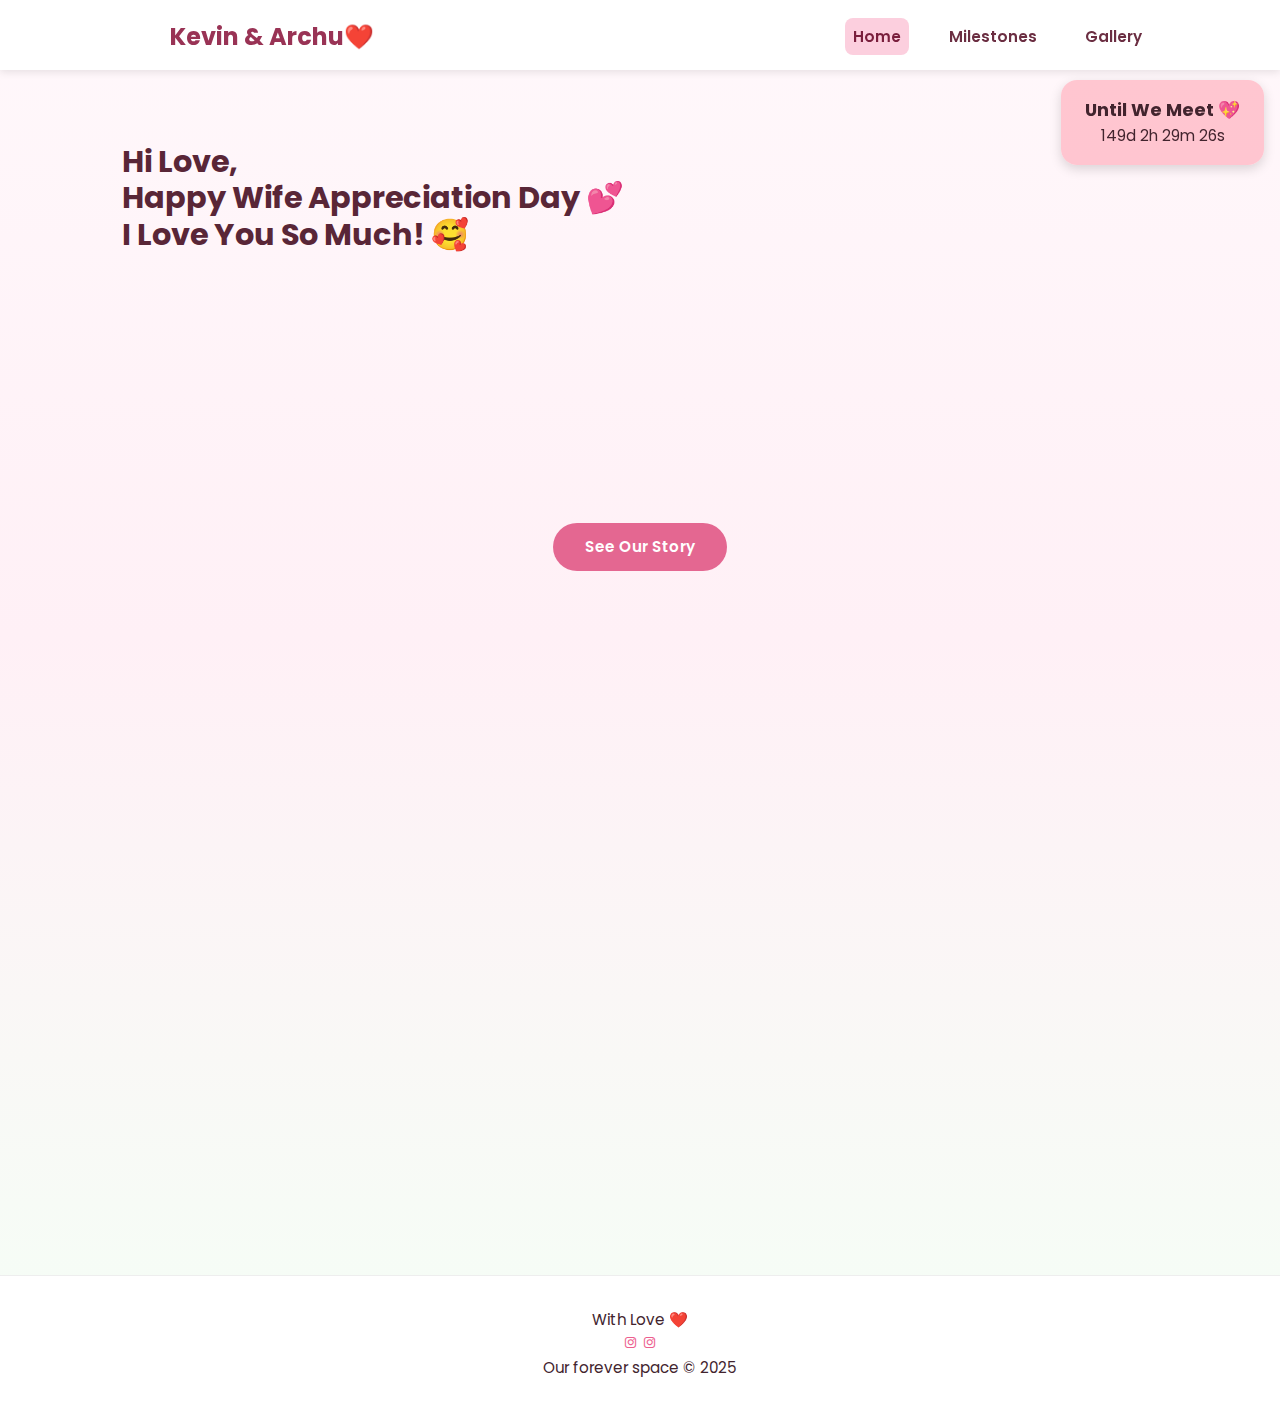
<file: index.html>
<!DOCTYPE html>
<html lang="en">
<head>
    <meta charset="UTF-8">
    <meta name="viewport" content="width=device-width, initial-scale=1.0">
    <title>Our Love Story</title>
    <link rel="stylesheet" href="assets/css/styles.css">
    <link href='https://cdn.jsdelivr.net/npm/boxicons@2.0.5/css/boxicons.min.css' rel='stylesheet'>
</head>
<body>
    <!--===== HEADER =====-->
    <header class="l-header">
        <nav class="nav bd-grid">
            <div>
                <a href="index.html" class="nav__logo">Kevin & Archu❤️</a>
            </div>

            <!-- NAV MENU -->
            <div class="nav__menu" id="nav-menu">
                <ul class="nav__list">
                    <li class="nav__item"><a href="index.html" class="nav__link active-link">Home</a></li>
                    <li class="nav__item"><a href="milestones.html" class="nav__link">Milestones</a></li>
                    <li class="nav__item"><a href="gallery.html" class="nav__link">Gallery</a></li>
                </ul>
            </div>

            <!-- HAMBURGER MENU ICON -->
            <div class="nav__toggle" id="nav-toggle">
                <i class='bx bx-menu'></i>
            </div>
        </nav>
    </header>

    <main class="l-main">
        <!--===== HOME =====-->
        <section class="home bd-grid" id="home">
            <div class="home__data">
                <h1 class="home__title">
                    Hi Love,<br> 
                    Happy <span class="home__title-color">Wife Appreciation Day 💕</span><br> 
                    I Love You So Much! 🥰
                </h1>
                </br>
                <div class="home__img-container">
                    <img src="assets/img/home-pic.png" alt="Us" class="home__img">
                    <br>
                </div>
                <!-- ✅ BUTTON OUTSIDE IMAGE CONTAINER -->
                <a href="milestones.html" class="button story-button">See Our Story</a>

                <!-- Countdown Timer -->
                <div id="countdown-container">
                    <h3>Until We Meet 💖</h3>
                    <div id="countdown">Loading...</div>
                </div>
                <div class="love-card">
                    <p class="love-opening">To My Everything,</p>

                    <p class="love-text">
                        You are not just the love of my life — you <b>are</b> my life. You are the smile that lights up my darkest days, and the dream I never want to wake from. Even before we’re married, my soul already knows you as my wife, my partner, my forever.
                    </p>

                    <p class="love-text">
                        Every laugh and tear we’ve shared, every every little moment with you is a treasure I hold so close. No words will ever be enough to explain how deeply I adore you, how grateful I am for you, and how certain I am that I was made to love you.
                    </p>

                    <p class="love-text">
                        On this Wife Appreciation Day, I just want to say: you are my heart, my home, and my everything. I will love you, choose you, and cherish you today, tomorrow, and for all the days we’re blessed to share.
                    </p>

                    <p class="love-sign">
                        Forever yours,<br>
                        <span class="love-name">Kevin</span>
                    </p>

                    <div class="heart-wrap" aria-hidden="true">
                        <span class="heart">❤</span>
                    </div>
                </div>
            </div>
        </section>     
    </main>

    <!--===== FOOTER =====-->
    <footer class="footer">
        <p class="footer__title">With Love ❤️</p>
        <div class="footer__social">
            <a href="https://www.instagram.com/_kevin_mathew_?igsh=MXJlcWR0Ym10NTFtZA==" class="footer__icon"><i class='bx bxl-instagram'></i></a>
            <a href="https://www.instagram.com/archanajose?igsh=dHBkY3Jrdnp2dGU5" class="footer__icon"><i class='bx bxl-instagram'></i></a>
        </div>
        <p class="footer__copy">Our forever space © 2025</p>
    </footer>

    <!--===== HAMBURGER MENU JS =====-->
    <script>
        const toggle = document.getElementById('nav-toggle');
        const menu = document.getElementById('nav-menu');

        toggle.addEventListener('click', () => {
            menu.classList.toggle('show');
        });
    </script>

    <script>
        // Set the target date: December 23 of the current year
        const targetDate = new Date(new Date().getFullYear(), 11, 23, 0, 0, 0); // Month is 0-indexed (11 = December)
        const countdownEl = document.getElementById('countdown');

        function updateCountdown() {
            const now = new Date();
            const diff = targetDate - now;

            if(diff <= 0){
                countdownEl.innerHTML = "We're Together! 💕";
                clearInterval(timerInterval);
                return;
            }

            const days = Math.floor(diff / (1000 * 60 * 60 * 24));
            const hours = Math.floor((diff / (1000 * 60 * 60)) % 24);
            const minutes = Math.floor((diff / (1000 * 60)) % 60);
            const seconds = Math.floor((diff / 1000) % 60);

            countdownEl.innerHTML = `${days}d ${hours}h ${minutes}m ${seconds}s`;
        }

        // Update every second
        updateCountdown(); // initial call
        const timerInterval = setInterval(updateCountdown, 1000);
    </script>
</body>
</html>
</file>
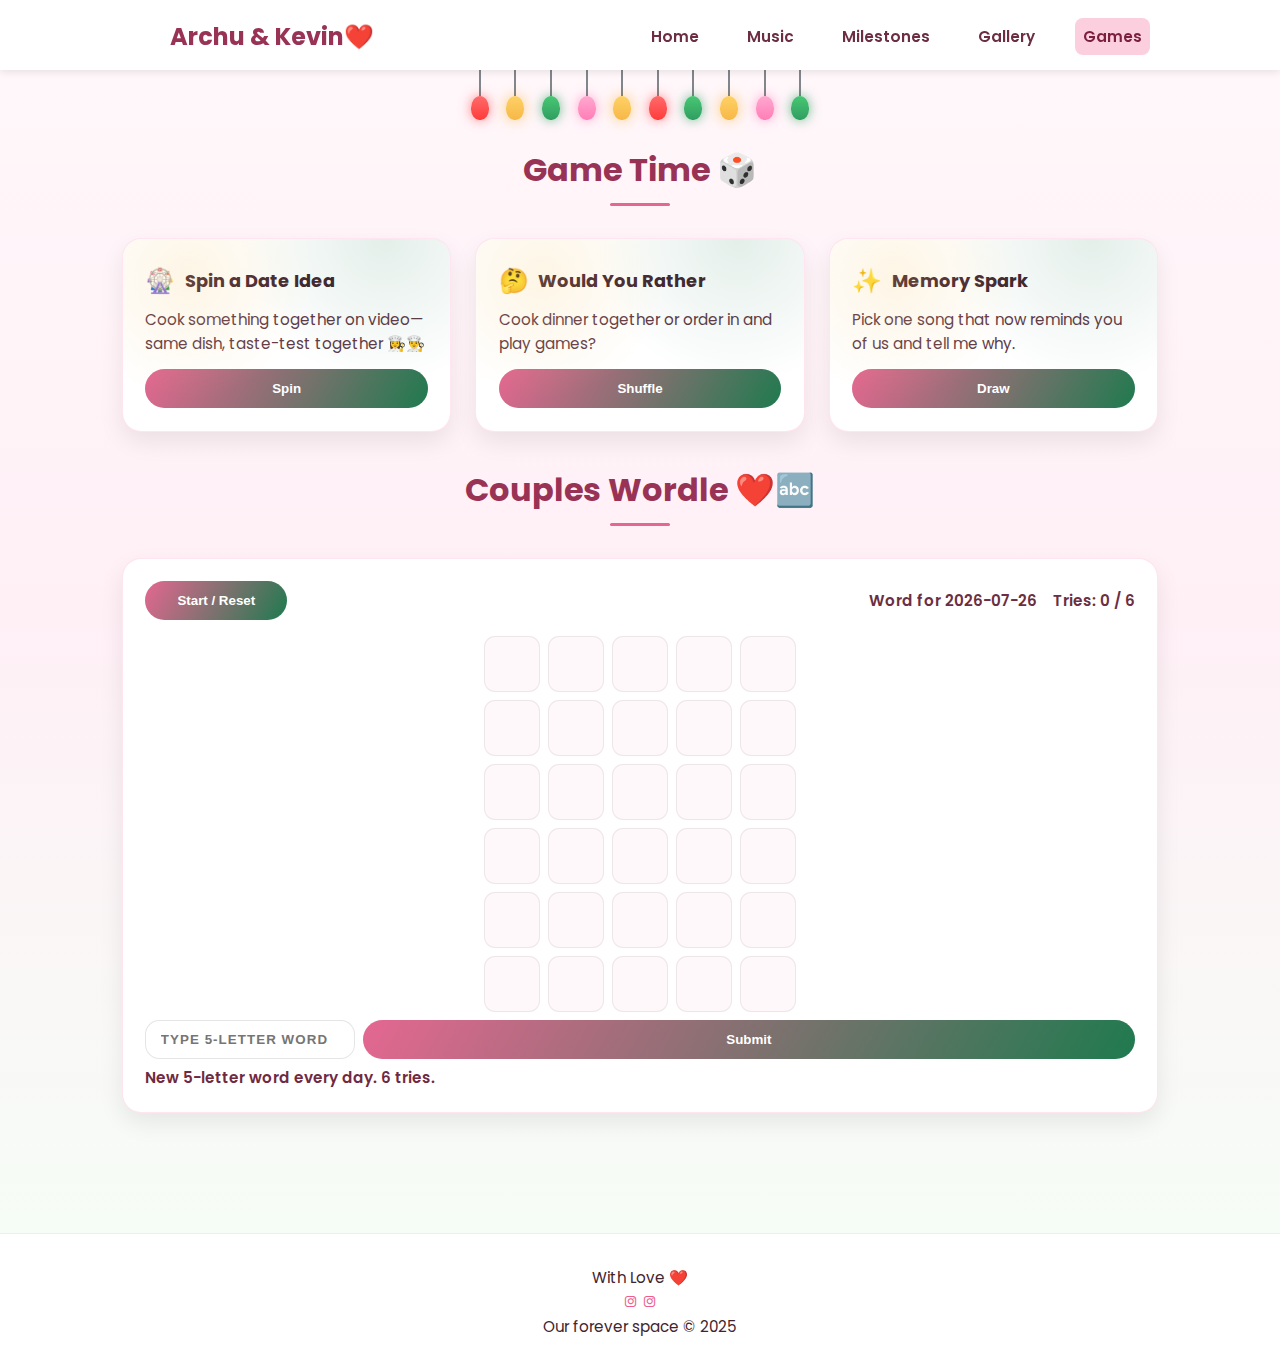
<file: games.html>
<!DOCTYPE html>
<html lang="en">
<head>
    <meta charset="UTF-8">
    <meta name="viewport" content="width=device-width, initial-scale=1.0">
    <title>Our Games ❤️</title>
    <link rel="stylesheet" href="assets/css/styles.css">
    <link href='https://cdn.jsdelivr.net/npm/boxicons@2.0.5/css/boxicons.min.css' rel='stylesheet'>
</head>
<body>
    <!--===== HEADER =====-->
    <header class="l-header">
        <nav class="nav bd-grid">
            <div>
                <a href="index.html" class="nav__logo">Archu & Kevin❤️</a>
            </div>

            <div class="nav__menu" id="nav-menu">
                <ul class="nav__list">
                    <li class="nav__item"><a href="index.html" class="nav__link">Home</a></li>
                    <li class="nav__item"><a href="index.html#music" class="nav__link">Music</a></li>
                    <li class="nav__item"><a href="milestones.html" class="nav__link">Milestones</a></li>
                    <li class="nav__item"><a href="gallery.html" class="nav__link">Gallery</a></li>
                    <li class="nav__item"><a href="games.html" class="nav__link active-link">Games</a></li>
                </ul>
            </div>

            <div class="nav__toggle" id="nav-toggle">
                <i class='bx bx-menu'></i>
            </div>
        </nav>
    </header>
    <div class="light-garland" aria-hidden="true">
        <span class="bulb bulb-red"></span>
        <span class="bulb bulb-gold"></span>
        <span class="bulb bulb-green"></span>
        <span class="bulb bulb-pink"></span>
        <span class="bulb bulb-gold"></span>
        <span class="bulb bulb-red"></span>
        <span class="bulb bulb-green"></span>
        <span class="bulb bulb-gold"></span>
        <span class="bulb bulb-pink"></span>
        <span class="bulb bulb-green"></span>
    </div>
    <div class="snow-layer" aria-hidden="true">
        <span></span><span></span><span></span><span></span><span></span>
        <span></span><span></span><span></span><span></span><span></span>
        <span></span><span></span><span></span><span></span><span></span>
        <span></span><span></span><span></span><span></span><span></span>
        <span></span><span></span><span></span><span></span><span></span>
        <span></span><span></span><span></span><span></span><span></span>
    </div>

    <main class="l-main">
        <section class="section">
            <h2 class="section-title">Game Time 🎲</h2>
            <div class="game-grid">
                <div class="game-card">
                    <div class="game-header">
                        <span class="game-icon">🎡</span>
                        <h3>Spin a Date Idea</h3>
                    </div>
                    <p id="date-idea" class="game-text">Tap spin to plan our next cozy moment.</p>
                    <button class="button game-button" id="spin-date">Spin</button>
                </div>
                <div class="game-card">
                    <div class="game-header">
                        <span class="game-icon">🤔</span>
                        <h3>Would You Rather</h3>
                    </div>
                    <p id="wyr" class="game-text">Let’s see what you pick...</p>
                    <button class="button game-button" id="new-wyr">Shuffle</button>
                </div>
                <div class="game-card">
                    <div class="game-header">
                        <span class="game-icon">✨</span>
                        <h3>Memory Spark</h3>
                    </div>
                    <p id="spark" class="game-text">Pull a prompt and reminisce.</p>
                    <button class="button game-button" id="draw-spark">Draw</button>
                </div>
            </div>
        </section>

        <section class="section wordle-section">
            <h2 class="section-title">Couples Wordle ❤️🔤</h2>
            <div class="wordle-card">
                <div class="wordle-top">
                    <div class="wordle-players">
                        <button class="button game-button wordle-start" id="wordle-start">Start / Reset</button>
                    </div>
                    <div class="wordle-status">
                        <div id="wordle-date"></div>
                        <div id="wordle-tries">Tries: 0 / 6</div>
                    </div>
                </div>

                <div class="wordle-grid" id="wordle-grid" aria-live="polite"></div>

                <div class="wordle-inputs">
                    <input id="wordle-guess" maxlength="5" placeholder="type 5-letter word" aria-label="Wordle guess">
                    <button class="button game-button" id="wordle-submit">Submit</button>
                </div>
                <p class="wordle-message" id="wordle-message" aria-live="polite"></p>
            </div>
        </section>
    </main>

    <!--===== FOOTER =====-->
    <footer class="footer">
        <p class="footer__title">With Love ❤️</p>
        <div class="footer__social">
            <a href="https://www.instagram.com/_kevin_mathew_?igsh=MXJlcWR0Ym10NTFtZA==" class="footer__icon"><i class='bx bxl-instagram'></i></a>
            <a href="https://www.instagram.com/archanajose?igsh=dHBkY3Jrdnp2dGU5" class="footer__icon"><i class='bx bxl-instagram'></i></a>
        </div>
        <p class="footer__copy">Our forever space © 2025</p>
    </footer>

    <!--===== HAMBURGER MENU JS =====-->
    <script>
        const toggle = document.getElementById('nav-toggle');
        const menu = document.getElementById('nav-menu');
        const navLinks = document.querySelectorAll('.nav__link');

        if (toggle && menu) {
            toggle.addEventListener('click', () => {
                menu.classList.toggle('show');
            });
        }

        navLinks.forEach((link) => {
            link.addEventListener('click', () => {
                navLinks.forEach((l) => l.classList.remove('active-link'));
                link.classList.add('active-link');
                if (menu) {
                    menu.classList.remove('show');
                }
            });
        });
    </script>

    <script>
        const dateIdeas = [
            "Watch the same movie and live-text reactions 🍿",
            "Dress up fancy for a virtual dinner date ✨",
            "Cook something together on video—same dish, taste-test together 👩‍🍳👨‍🍳",
            "Plan our next travel itinerary 🗺️",
            "Write a short love letter for each other and exchange it on call",
            "Write 5 reasons we love each other and swap ❤️",
            "Dance party on video—no excuses 💃🕺",
            "Draw each other on call in 5 mins 📸",
            "Build a shared playlist with 3 songs each 🎧"
        ];

        const wyrPrompts = [
            "Snowy cabin weekend or beach sunrise getaway?",
            "Cook dinner together or order in and play games?",
            "Slow dance in the living room or stargaze on a rooftop?",
            "Match PJs night or dress-up date at home?",
            "Love letter swap or voice-note confessions?",
            "Board game marathon or puzzle-building night?",
            "Make a dessert together or mix mocktails together?",
            "Karaoke battle or duet serenade?",
            "Sunset walk or sunrise coffee?",
            "Plan a spontaneous day or plan a perfect itinerary?"
        ];

        const memorySparks = [
            "What little moment made you realize you were falling for me?",
            "Pick one song that now reminds you of us and tell me why.",
            "Describe a future ordinary day together that sounds perfect.",
            "What’s your favorite thing we do to handle long distance?",
            "Share a tiny habit of mine you secretly love.",
            "If we could relive one video call, which would it be and why?",
            "Describe the exact hug you’re saving for me.",
            "What’s a new tradition you want us to start next time we meet?",
            "What did you feel the first time you saw my smile?",
        ];

        function randomPick(list) { return list[Math.floor(Math.random() * list.length)]; }
        function setText(id, text) { const el = document.getElementById(id); if (el) el.innerText = text; }

        const spinBtn = document.getElementById('spin-date');
        const wyrBtn = document.getElementById('new-wyr');
        const sparkBtn = document.getElementById('draw-spark');

        if (spinBtn) { spinBtn.addEventListener('click', () => setText('date-idea', randomPick(dateIdeas))); setText('date-idea', randomPick(dateIdeas)); }
        if (wyrBtn) { wyrBtn.addEventListener('click', () => setText('wyr', randomPick(wyrPrompts))); setText('wyr', randomPick(wyrPrompts)); }
        if (sparkBtn) { sparkBtn.addEventListener('click', () => setText('spark', randomPick(memorySparks))); setText('spark', randomPick(memorySparks)); }
    </script>

    <script>
        // Wordle setup
        const WORD_LIST = [
            "candy","dream","heart","shine","story","grace","light","sweet","spark","brave",
            "smile","sunny","honey","beach","olive","apple","cabin","flora","bloom","lucky",
            "happy","faith","quiet","swoon","cupid","toast","cocoa","angel","piano","music",
            "amber","crown","mango","jazzy","ocean","pasta","daisy","lemon","charm","vibes", 
            "mirth","noble","royal","vivid","fairy","gleam","novel","bliss","peace","grins",
            "cheer","sugar","frost","jolly","snugs","buddy","bunny","cloud","lilac","satin",
            "berry","spice","cider","greek","pride","magic","flame","twirl","fable","amour",
            "glory","bound","about","other","which","their","there","after","again","later",
            "maybe","never","today","night","world","water","house","place","point","right",
            "think","great","small","large","thing","times","sound","laugh","still","bring",
            "sorry","early","every","party","child","words","money","month","taste","paint",
            "write","reads","books","phone","grape","peach","bread","sauce","salad","pizza",
            "curry","sushi","tacos","nacho","pesto","mocha","latte","wafer","fudge","cream",
            "couch","chair","table","shelf","coast","river","mount","field","woods","trail",
            "grass","solar","lunar","plant","petal","tulip","queen","guard","arrow","sword",
            "trust","dance","swing","salsa","tango","drums","songs","tunes","voice","notes",
            "choir","movie","drama","scary","ghost","silly","funny","games","cards","chess",
            "poker","skill","learn","teach","study","class","tests","score","proud","smart",
            "brain","ideas","goals","build","craft","poems","photo","image","treat","cakes",
            "donut","baker","spoon","knife","plate","glass","serve","meals","diner","lunch",
            "fried","bacon","shake","fruit","juice","squad","teams","coach","shoot","match",
            "rally","share","cared","lovey","above","alone","along","among","anger","angry",
            "apart","apply","argue","armed","aside","basic","begin","below","birth","black",
            "blood","board","break","brown","catch","cause","check","chest","chief","clean",
            "clear","climb","close","color","count","drink","earth","enjoy","enter","equal",
            "event","false","favor","fever","final","first","floor","found","fresh","front",
            "giant","globe","green","heavy","horse","human","humor","ideal","issue","least",
            "leave","level","limit","model","mouth","north","piece","pilot","power","press",
            "price","prime","quick","raise","reach","ready","relax","reply","round","sense",
            "short","shout","sleep","smell","smoke","south","space","stage","start","state",
            "stone","thank","these","those","throw","tiger","touch","train","truth","uncle",
            "under","until","waste","watch","white","whole","woman","women","worry","worth",
            "would","young","youth","zebra","ahead","alert","alike","alive","angle","ankle",
            "beads","beams","bench","birds","blade","blame","bleed","bless","blind","block",
            "blues","bored","broad","broke","cable","camps","carry","carol","carve","chant",
            "chase","chill","civic","clerk","clock","clown","could","cover","daily","dairy",
            "darts","dirty","doing","doubt","dozen","drive","eight","empty","error","essay",
            "exact","fancy",
        ];

        const validWordSet = new Set();
        let isValidWordListReady = false;

        const gridEl = document.getElementById('wordle-grid');
        const guessInput = document.getElementById('wordle-guess');
        const submitBtn = document.getElementById('wordle-submit');
        const startBtn = document.getElementById('wordle-start');
        const triesEl = document.getElementById('wordle-tries');
        const dateEl = document.getElementById('wordle-date');
        const messageEl = document.getElementById('wordle-message');

        let currentDateStr = getTodayStr();
        let secret = pickSecretForDate(currentDateStr);
        let currentRow = 0;
        let currentGuess = "";
        const maxRows = 6;
        const wordLength = 5;

        initGrid();
        updateMeta();
        scheduleMidnightReset();
        loadValidWords();

        function hashDate(str) {
            let h = 0;
            for (let i = 0; i < str.length; i++) {
                h = (h << 5) - h + str.charCodeAt(i);
                h |= 0;
            }
            return h;
        }

        function getTodayStr() {
            return new Date().toISOString().slice(0,10);
        }

        function pickSecretForDate(dateStr) {
            const idx = Math.abs(hashDate(dateStr)) % WORD_LIST.length;
            return WORD_LIST[idx].toUpperCase();
        }

        async function loadValidWords() {
            try {
                const res = await fetch('valid-wordle-words.txt');
                const text = await res.text();
                validWordSet.clear();
                text.split(/\s+/).forEach((word) => {
                    const cleaned = word.trim().toUpperCase();
                    if (cleaned.length === wordLength) {
                        validWordSet.add(cleaned);
                    }
                });
                isValidWordListReady = true;
                setMessage("New 5-letter word every day. 6 tries.", "");
            } catch (err) {
                console.error("Failed to load valid Wordle words.", err);
                setMessage("Could not load the valid word list. Please refresh.", "error");
            }
        }

        function initGrid() {
            if (!gridEl) return;
            gridEl.innerHTML = "";
            for (let r = 0; r < maxRows; r++) {
                for (let c = 0; c < wordLength; c++) {
                    const cell = document.createElement('div');
                    cell.className = 'wordle-cell';
                    cell.dataset.row = r;
                    cell.dataset.col = c;
                    gridEl.appendChild(cell);
                }
            }
        }

        function updateMeta() {
            if (triesEl) triesEl.textContent = `Tries: ${currentRow} / ${maxRows}`;
            if (dateEl) dateEl.textContent = `Word for ${currentDateStr}`;
        }

        function setMessage(text, type = '') {
            if (!messageEl) return;
            messageEl.textContent = text;
            messageEl.classList.remove('error', 'success');
            if (type) messageEl.classList.add(type);
        }

        function resetGame(shouldFocus = false) {
            currentRow = 0;
            currentGuess = "";
            initGrid();
            updateMeta();
            setMessage("New 5-letter word every day. 6 tries.", "");
            if (guessInput) {
                guessInput.value = "";
                if (shouldFocus) {
                    guessInput.focus();
                }
            }
        }

        function renderGuess(guess, row) {
            for (let i = 0; i < wordLength; i++) {
                const cell = gridEl.querySelector(`[data-row='${row}'][data-col='${i}']`);
                if (cell) cell.textContent = guess[i] || "";
            }
        }

        function colorRow(guess, row) {
            const secretCounts = {};
            for (const ch of secret) secretCounts[ch] = (secretCounts[ch] || 0) + 1;

            const cells = [];
            for (let i = 0; i < wordLength; i++) {
                const cell = gridEl.querySelector(`[data-row='${row}'][data-col='${i}']`);
                cells.push(cell);
            }

            // first pass for correct
            for (let i = 0; i < wordLength; i++) {
                if (guess[i] === secret[i]) {
                    cells[i].classList.add('correct');
                    secretCounts[guess[i]] -= 1;
                }
            }
            // second pass for present/absent
            for (let i = 0; i < wordLength; i++) {
                if (cells[i].classList.contains('correct')) continue;
                if (secretCounts[guess[i]] > 0) {
                    cells[i].classList.add('present');
                    secretCounts[guess[i]] -= 1;
                } else {
                    cells[i].classList.add('absent');
                }
            }
        }

        function handleSubmit() {
            if (!guessInput) return;
            const raw = guessInput.value.trim().toUpperCase();
            if (!isValidWordListReady) {
                setMessage("Word list is still loading. Try again in a moment.", "error");
                return;
            }
            if (raw.length !== wordLength) {
                setMessage("Please enter a 5-letter word.", "error");
                return;
            }
            if (!/^[A-Z]{5}$/.test(raw)) {
                setMessage("Letters only, 5 characters.", "error");
                return;
            }
            if (!validWordSet.has(raw)) {
                setMessage("Not in the valid Wordle list.", "error");
                return;
            }
            renderGuess(raw, currentRow);
            colorRow(raw, currentRow);
            currentRow += 1;
            updateMeta();
            guessInput.value = "";

            if (raw === secret) {
                setMessage(`You win in ${currentRow} tries!`, "success");
            } else if (currentRow >= maxRows) {
                setMessage(`Out of tries! The word was ${secret}.`, "error");
            } else {
                setMessage("");
            }
        }

        function handleKey(e) {
            if (!guessInput) return;
            if (e.key === 'Enter') {
                handleSubmit();
            }
        }

        function scheduleMidnightReset() {
            setInterval(() => {
                const today = getTodayStr();
                if (today !== currentDateStr) {
                    currentDateStr = today;
                    secret = pickSecretForDate(currentDateStr);
                    resetGame();
                }
            }, 60 * 1000); // check once a minute
        }

        if (submitBtn) submitBtn.addEventListener('click', handleSubmit);
        if (startBtn) startBtn.addEventListener('click', () => resetGame(true));
        if (guessInput) guessInput.addEventListener('keyup', handleKey);
        resetGame(false);
    </script>
</body>
</html>
</file>
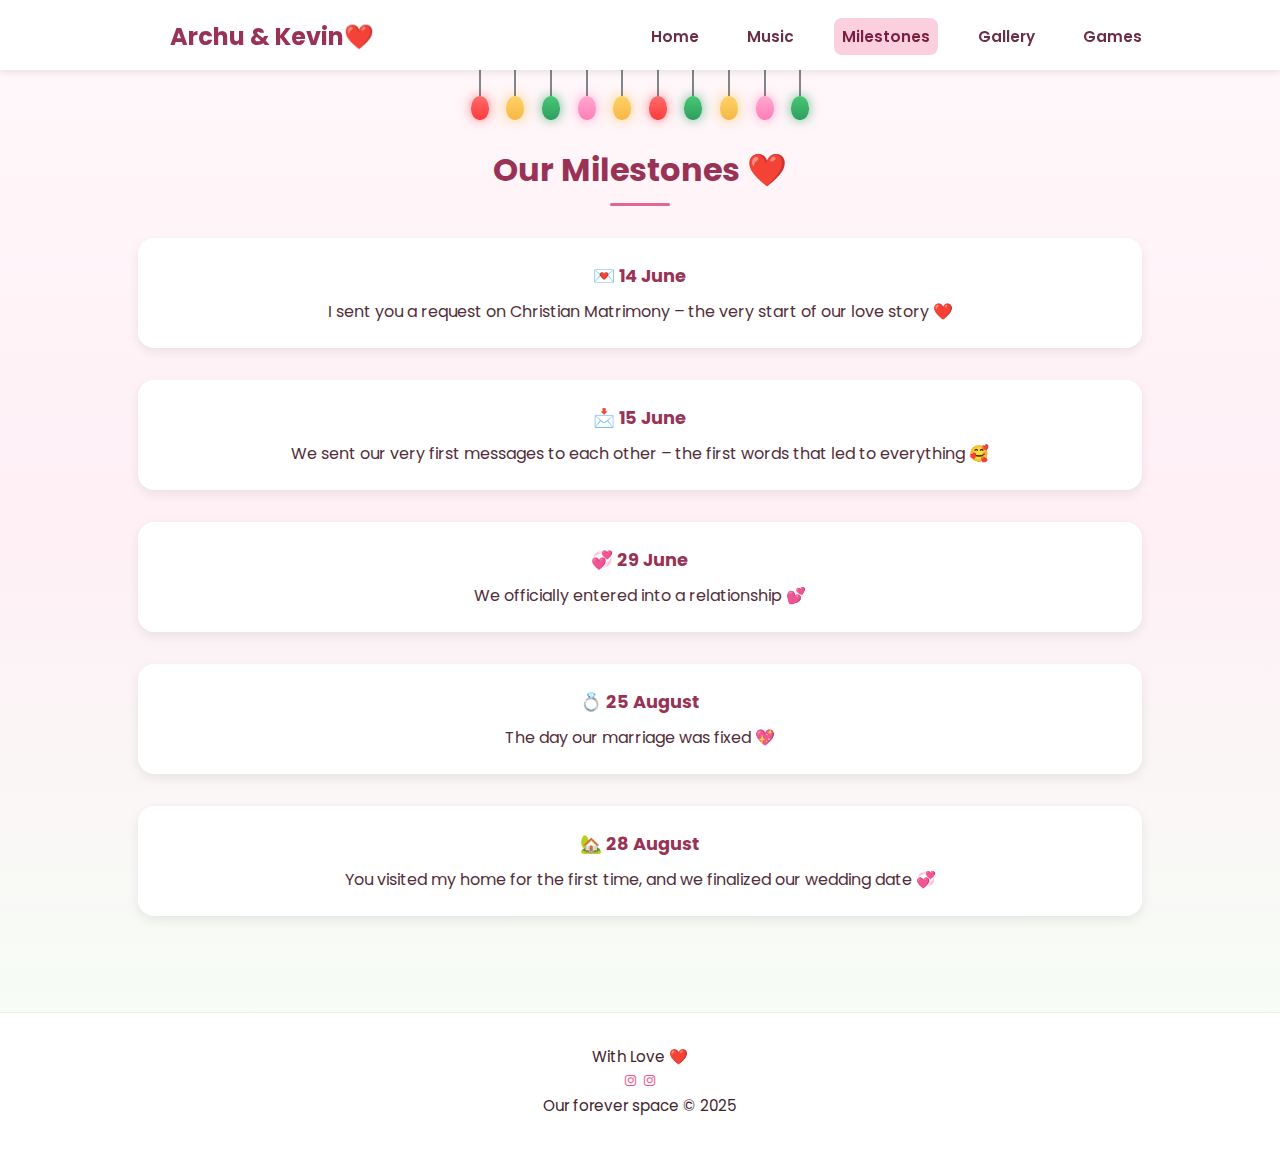
<file: milestones.html>
<!DOCTYPE html>
<html lang="en">
<head>
    <meta charset="UTF-8">
    <meta name="viewport" content="width=device-width, initial-scale=1.0">
    <title>Our Milestones ❤️</title>
    <link rel="stylesheet" href="assets/css/styles.css">
    <link href='https://cdn.jsdelivr.net/npm/boxicons@2.0.5/css/boxicons.min.css' rel='stylesheet'>
</head>
<body>
    <!--===== HEADER =====-->
    <header class="l-header">
        <nav class="nav bd-grid">
            <div>
                <a href="index.html" class="nav__logo">Archu & Kevin❤️</a>
            </div>

            <div class="nav__menu" id="nav-menu">
                <ul class="nav__list">
                    <li class="nav__item"><a href="index.html" class="nav__link">Home</a></li>
                    <li class="nav__item"><a href="index.html#music" class="nav__link">Music</a></li>
                    <li class="nav__item"><a href="milestones.html" class="nav__link active-link">Milestones</a></li>
                    <li class="nav__item"><a href="gallery.html" class="nav__link">Gallery</a></li>
                    <li class="nav__item"><a href="games.html" class="nav__link">Games</a></li>
                </ul>
            </div>

            <div class="nav__toggle" id="nav-toggle">
                <i class='bx bx-menu'></i>
            </div>
        </nav>
    </header>
    <div class="light-garland" aria-hidden="true">
        <span class="bulb bulb-red"></span>
        <span class="bulb bulb-gold"></span>
        <span class="bulb bulb-green"></span>
        <span class="bulb bulb-pink"></span>
        <span class="bulb bulb-gold"></span>
        <span class="bulb bulb-red"></span>
        <span class="bulb bulb-green"></span>
        <span class="bulb bulb-gold"></span>
        <span class="bulb bulb-pink"></span>
        <span class="bulb bulb-green"></span>
    </div>
    <div class="snow-layer" aria-hidden="true">
        <span></span><span></span><span></span><span></span><span></span>
        <span></span><span></span><span></span><span></span><span></span>
        <span></span><span></span><span></span><span></span><span></span>
        <span></span><span></span><span></span><span></span><span></span>
        <span></span><span></span><span></span><span></span><span></span>
        <span></span><span></span><span></span><span></span><span></span>
    </div>

    <main class="l-main">
        <!--===== MILESTONES SECTION =====-->
        <section class="section">
            <h2 class="section-title">Our Milestones ❤️</h2>

            <div class="milestone-cards">
                <!-- Card 1 -->
                <div class="milestone-card">
                    <h3>💌 14 June</h3>
                    <p>I sent you a request on Christian Matrimony – the very start of our love story ❤️</p>
                </div>

                <!-- Card 2 -->
                <div class="milestone-card">
                    <h3>📩 15 June</h3>
                    <p>We sent our very first messages to each other – the first words that led to everything 🥰</p>
                </div>

                <!-- Card 3 -->
                <div class="milestone-card">
                    <h3>💞 29 June</h3>
                    <p>We officially entered into a relationship 💕</p>
                </div>

                 <div class="milestone-card">
                    <h3>💍 25 August</h3>
                    <p>The day our marriage was fixed 💖</p>
                </div>

                <!-- Card 5 -->
                <div class="milestone-card">
                    <h3>🏡 28 August</h3>
                    <p>You visited my home for the first time, and we finalized our wedding date 💞</p>
                </div>
            </div>
        </section>
    </main>

    <!--===== FOOTER =====-->
    <footer class="footer">
        <p class="footer__title">With Love ❤️</p>
        <div class="footer__social">
            <a href="https://www.instagram.com/_kevin_mathew_?igsh=MXJlcWR0Ym10NTFtZA==" class="footer__icon"><i class='bx bxl-instagram'></i></a>
            <a href="https://www.instagram.com/archanajose?igsh=dHBkY3Jrdnp2dGU5" class="footer__icon"><i class='bx bxl-instagram'></i></a>
        </div>
        <p class="footer__copy">Our forever space © 2025</p>
    </footer>

    <!--===== HAMBURGER MENU JS =====-->
    <script>
        const toggle = document.getElementById('nav-toggle');
        const menu = document.getElementById('nav-menu');
        const navLinks = document.querySelectorAll('.nav__link');

        if (toggle && menu) {
            toggle.addEventListener('click', () => {
                menu.classList.toggle('show');
            });
        }

        navLinks.forEach((link) => {
            link.addEventListener('click', () => {
                navLinks.forEach((l) => l.classList.remove('active-link'));
                link.classList.add('active-link');
                if (menu) {
                    menu.classList.remove('show');
                }
            });
        });
    </script>
</body>
</html>
</file>
<file: assets/css/styles.css>
/*===== GOOGLE FONTS =====*/
@import url("https://fonts.googleapis.com/css2?family=Poppins:wght@400;600;700&display=swap");

/*===== VARIABLES CSS =====*/
:root {
  --header-height: 3rem;
  --font-semi: 600;

  /* Colors (romantic theme) */
  --hue-color: 340; 
  --first-color: hsl(var(--hue-color), 80%, 65%);
  --second-color: hsl(var(--hue-color), 30%, 20%);
  --pine-green: #1f7a4f;
  --soft-gold: #f6c86e;
  --frost-white: #fffdf7;

  /* Fonts & Typography */
  --body-font: "Poppins", sans-serif;
  --big-font-size: 2.5rem;
  --h2-font-size: 1.5rem;
  --normal-font-size: .95rem;
  --smaller-font-size: .8rem;

  /* Margins */
  --mb-2: 1rem;
  --mb-4: 2rem;
  --mb-5: 2.5rem;
  --mb-6: 3rem;

  /* z-index */
  --z-back: -10;
  --z-fixed: 100;
}

/*===== RESET & BASE =====*/
* {
  margin: 0;
  padding: 0;
  box-sizing: border-box;
}

body {
  margin: var(--header-height) 0 0 0;
  font-family: var(--body-font);
  font-size: var(--normal-font-size);
  color: var(--second-color);
  background: linear-gradient(180deg, #fff8fb 0%, #fff0f6 45%, #f4fff6 100%); 
  line-height: 1.6;
  padding: 0;
}

a {
  text-decoration: none;
  color: var(--first-color);
}

/*===== FESTIVE DECOR =====*/
.light-garland {
  position: absolute;
  top: calc(var(--header-height) + 2rem);
  left: 0;
  width: 100%;
  display: flex;
  justify-content: center;
  gap: 1.1rem;
  padding: 1rem 0 0.5rem 0;
  pointer-events: none;
  z-index: 50;
}

.bulb {
  width: 18px;
  height: 24px;
  border-radius: 50% 50% 45% 45%;
  display: inline-block;
  position: relative;
  box-shadow: 0 6px 12px rgba(0,0,0,0.08);
  animation: sway 2.8s ease-in-out infinite, twinkle 2s ease-in-out infinite alternate;
}

.bulb::before {
  content: "";
  position: absolute;
  width: 2px;
  height: 28px;
  background: #2f3a3f;
  top: -28px;
  left: 50%;
  transform: translateX(-50%);
  opacity: 0.6;
}

.bulb-red { background: linear-gradient(180deg, #ff6b6b, #ff3b3b); box-shadow: 0 0 12px rgba(255, 80, 80, 0.7); }
.bulb-gold { background: linear-gradient(180deg, #ffd166, #f6b847); box-shadow: 0 0 14px rgba(246, 184, 71, 0.7); }
.bulb-green { background: linear-gradient(180deg, #48c774, #2f9e60); box-shadow: 0 0 12px rgba(47, 158, 96, 0.7); }
.bulb-pink { background: linear-gradient(180deg, #ffa8d0, #ff7eb6); box-shadow: 0 0 12px rgba(255, 126, 182, 0.7); }

.light-garland span:nth-child(even) { animation-delay: 0.4s; }
.light-garland span:nth-child(3n) { animation-duration: 3.2s; }

@keyframes twinkle {
  0% { filter: brightness(0.9); transform: translateY(0) rotate(-2deg); }
  50% { filter: brightness(1.2); }
  100% { filter: brightness(1); transform: translateY(4px) rotate(2deg); }
}

@keyframes sway {
  0% { transform: rotate(0deg); }
  50% { transform: rotate(4deg); }
  100% { transform: rotate(-3deg); }
}

.snow-layer {
  position: fixed;
  inset: 0;
  pointer-events: none;
  overflow: hidden;
  z-index: 90;
}

.snow-layer span {
  position: absolute;
  top: -10px;
  width: 8px;
  height: 8px;
  background: rgba(255,255,255,0.9);
  border-radius: 50%;
  filter: drop-shadow(0 0 6px rgba(255,255,255,0.9));
  animation: snowfall linear infinite;
}

@keyframes snowfall {
  0% { transform: translateY(-10px); }
  100% { transform: translateY(110vh); }
}

.snow-layer span:nth-child(1) { left: 5%; animation-duration: 10s; animation-delay: -1s; }
.snow-layer span:nth-child(2) { left: 12%; animation-duration: 13s; animation-delay: -4s; width: 6px; height: 6px; }
.snow-layer span:nth-child(3) { left: 20%; animation-duration: 9s; animation-delay: -2s; }
.snow-layer span:nth-child(4) { left: 28%; animation-duration: 14s; animation-delay: -6s; width: 7px; height: 7px; }
.snow-layer span:nth-child(5) { left: 35%; animation-duration: 12s; animation-delay: -3s; }
.snow-layer span:nth-child(6) { left: 44%; animation-duration: 15s; animation-delay: -5s; width: 6px; height: 6px; }
.snow-layer span:nth-child(7) { left: 52%; animation-duration: 11s; animation-delay: -7s; }
.snow-layer span:nth-child(8) { left: 61%; animation-duration: 13s; animation-delay: -1s; width: 9px; height: 9px; }
.snow-layer span:nth-child(9) { left: 68%; animation-duration: 10s; animation-delay: -4s; }
.snow-layer span:nth-child(10) { left: 76%; animation-duration: 15s; animation-delay: -2s; width: 7px; height: 7px; }
.snow-layer span:nth-child(11) { left: 83%; animation-duration: 12s; animation-delay: -6s; }
.snow-layer span:nth-child(12) { left: 90%; animation-duration: 11s; animation-delay: -3s; width: 6px; height: 6px; }
.snow-layer span:nth-child(13) { left: 25%; animation-duration: 16s; animation-delay: -8s; width: 10px; height: 10px; }
.snow-layer span:nth-child(14) { left: 57%; animation-duration: 12s; animation-delay: -5s; }
.snow-layer span:nth-child(15) { left: 8%; animation-duration: 17s; animation-delay: -9s; width: 5px; height: 5px; }
.snow-layer span:nth-child(16) { left: 14%; animation-duration: 12s; animation-delay: -2s; width: 7px; height: 7px; }
.snow-layer span:nth-child(17) { left: 31%; animation-duration: 10s; animation-delay: -6s; }
.snow-layer span:nth-child(18) { left: 47%; animation-duration: 13s; animation-delay: -4s; width: 8px; height: 8px; }
.snow-layer span:nth-child(19) { left: 59%; animation-duration: 11s; animation-delay: -5s; }
.snow-layer span:nth-child(20) { left: 72%; animation-duration: 14s; animation-delay: -7s; width: 6px; height: 6px; }
.snow-layer span:nth-child(21) { left: 3%; animation-duration: 15s; animation-delay: -1s; }
.snow-layer span:nth-child(22) { left: 18%; animation-duration: 12s; animation-delay: -3s; width: 5px; height: 5px; }
.snow-layer span:nth-child(23) { left: 41%; animation-duration: 9s; animation-delay: -8s; }
.snow-layer span:nth-child(24) { left: 50%; animation-duration: 13s; animation-delay: -2s; width: 9px; height: 9px; }
.snow-layer span:nth-child(25) { left: 64%; animation-duration: 10s; animation-delay: -6s; }
.snow-layer span:nth-child(26) { left: 79%; animation-duration: 12s; animation-delay: -4s; width: 7px; height: 7px; }
.snow-layer span:nth-child(27) { left: 88%; animation-duration: 11s; animation-delay: -5s; }
.snow-layer span:nth-child(28) { left: 96%; animation-duration: 14s; animation-delay: -3s; width: 6px; height: 6px; }
.snow-layer span:nth-child(29) { left: 22%; animation-duration: 15s; animation-delay: -7s; }
.snow-layer span:nth-child(30) { left: 54%; animation-duration: 10s; animation-delay: -9s; width: 8px; height: 8px; }

/*===== HEADER =====*/
.l-header {
  background-color: white;
  position: fixed;
  top: 0;
  width: 100%;
  z-index: 150;
  box-shadow: 0px 2px 8px rgba(0, 0, 0, 0.1);
  padding-top: 0.35rem;
}

.nav {
  height: 4rem;
  display: flex;
  justify-content: space-between;
  align-items: center;
  max-width: 1100px;
  margin: auto;
  padding: 0 2rem;
}

@media (min-width: 769px) {
  .nav {
    padding-left: 5rem;
    padding-right: 2.5rem;
  }
}

.nav__logo {
  font-size: 1.5rem;
  font-weight: 700;
  color: hsl(340, 50%, 40%);
}

.nav__list {
  display: flex;
  gap: 2rem;
}

.nav__item {
  list-style: none;
}

.nav__link {
  text-decoration: none;
  font-weight: 600;
  color: hsl(340, 40%, 30%);
  padding: 0.5rem;
  border-radius: 0.5rem;
  transition: 0.3s;
}

.nav__link:hover,
.nav__link.active-link {
  background-color: hsl(340, 90%, 90%);
  color: hsl(340, 60%, 30%);
}

.nav__toggle {
  display: none;
  font-size: 1.8rem;
  cursor: pointer;
}

@media (max-width: 768px) {
  .nav__menu {
    position: fixed;
    top: 4rem;
    right: -100%;
    background-color: white;
    width: 70%;
    height: 100%;
    padding: 2rem;
    box-shadow: -2px 0 10px rgba(0,0,0,0.1);
    transition: 0.4s;
  }

  .nav__menu.show {
    right: 0;
  }

  .nav__list {
    display: flex;
    flex-direction: column;
    gap: 2rem;
  }

  .nav__toggle {
    display: block;
    color: hsl(340, 50%, 40%);
  }
}

@media (max-width: 768px) {
  .light-garland {
    gap: 0.6rem;
    padding-top: 0.6rem;
  }

  .bulb {
    width: 14px;
    height: 18px;
  }
}

/*===== MAIN LAYOUT =====*/
.l-main {
  max-width: 1100px;
  margin: auto;
  padding: 6rem 2rem 3rem 2rem;
}

/*===== HOME =====*/
.home {
  display: grid;
  gap: 1.5rem;
  align-items: center;
}

.home__title {
  color: hsl(340, 40%, 25%);
  line-height: 1.2;
}

.games {
  margin-top: 2.5rem;
}

.game-grid {
  display: grid;
  grid-template-columns: repeat(auto-fit, minmax(220px, 1fr));
  gap: 1.5rem;
}

.game-card {
  background: #fff;
  border-radius: 1.2rem;
  padding: 1.4rem;
  box-shadow: 0 10px 24px rgba(0,0,0,0.08);
  border: 1px solid rgba(255, 180, 210, 0.35);
  position: relative;
  overflow: hidden;
}

.game-card::after {
  content: "";
  position: absolute;
  inset: 0;
  background: radial-gradient(circle at 20% 20%, rgba(246,200,110,0.18), transparent 40%),
              radial-gradient(circle at 80% 0%, rgba(31,122,79,0.12), transparent 45%);
  pointer-events: none;
}

.game-header {
  display: flex;
  align-items: center;
  gap: 0.6rem;
  margin-bottom: 0.5rem;
}

.game-icon {
  font-size: 1.5rem;
}

.game-text {
  color: hsl(340, 25%, 30%);
  margin-bottom: 0.8rem;
  min-height: 48px;
}

.game-button {
  width: 100%;
  text-align: center;
  background: linear-gradient(120deg, hsl(340, 70%, 65%), var(--pine-green));
  border: none;
}

.wordle-section {
  margin-top: 2rem;
}

.wordle-card {
  background: #fff;
  border-radius: 1.2rem;
  padding: 1.4rem;
  box-shadow: 0 10px 24px rgba(0,0,0,0.08);
  border: 1px solid rgba(255, 180, 210, 0.35);
  margin-bottom: 1.5rem;
}

.wordle-top {
  display: flex;
  flex-wrap: wrap;
  gap: 1rem;
  justify-content: space-between;
  align-items: center;
  margin-bottom: 1rem;
}

.wordle-players {
  display: flex;
  flex-wrap: wrap;
  gap: 0.6rem;
  align-items: center;
}

.wordle-players select {
  padding: 0.5rem 0.8rem;
  border-radius: 0.8rem;
  border: 1px solid rgba(0,0,0,0.1);
  font-weight: 600;
}

.wordle-status {
  display: flex;
  gap: 1rem;
  flex-wrap: wrap;
  color: hsl(340, 40%, 30%);
  font-weight: 600;
}

.wordle-grid {
  display: grid;
  grid-template-columns: repeat(5, 56px);
  gap: 0.5rem;
  justify-content: center;
  margin: 1rem 0 0.5rem 0;
}

.wordle-cell {
  width: 56px;
  height: 56px;
  border-radius: 0.7rem;
  border: 1px solid rgba(0,0,0,0.07);
  display: inline-flex;
  align-items: center;
  justify-content: center;
  font-size: 1.2rem;
  font-weight: 700;
  background: #fff8fb;
  text-transform: uppercase;
}

.wordle-cell.correct { background: #6aaa64; color: #fff; border: none; }
.wordle-cell.present { background: #c9b458; color: #fff; border: none; }
.wordle-cell.absent { background: #787c7e; color: #fff; border: none; }

.wordle-inputs {
  display: flex;
  gap: 0.5rem;
  margin-top: 0.5rem;
}

.wordle-inputs input {
  flex: 1;
  padding: 0.65rem 0.9rem;
  border-radius: 0.9rem;
  border: 1px solid rgba(0,0,0,0.1);
  font-weight: 600;
  letter-spacing: 0.08em;
  text-transform: uppercase;
}

.wordle-message {
  margin-top: 0.4rem;
  font-weight: 600;
  color: hsl(340, 45%, 30%);
}
.wordle-message.error { color: #d14343; }
.wordle-message.success { color: #1f7a4f; }

.wordle-start {
  width: auto;
  padding: 0.6rem 1.1rem;
}

@media (max-width: 540px) {
  .wordle-top {
    flex-direction: column;
    align-items: flex-start;
  }
  .wordle-players, .wordle-inputs {
    width: 100%;
  }
  .wordle-players select, .wordle-start {
    width: 100%;
  }
  .wordle-grid {
    grid-template-columns: repeat(5, 48px);
  }
  .wordle-cell {
    width: 48px;
    height: 48px;
  }
  .wordle-inputs button {
    width: 35%;
  }
}

.home__img {
  position: relative;
  width: 300px;
  margin: auto;
}

.home__img-container {
  text-align: center;
  margin-top: 2rem;
  animation: fadeInUp 1.2s ease-out forwards;
  opacity: 0;
}

@keyframes fadeInUp {
  0% { transform: translateY(50px); opacity: 0; }
  100% { transform: translateY(0); opacity: 1; }
}

/*===== BUTTONS =====*/
.button {
  display: inline-block;
  background-color: hsl(340, 70%, 65%);
  color: #fff;
  padding: 0.75rem 2rem;
  font-weight: 600;
  border-radius: 2rem;
  transition: 0.3s;
}

.button:hover {
  background-color: hsl(340, 80%, 55%);
}

/*===== SECTION TITLES =====*/
.section-title {
  font-size: 2rem;
  text-align: center;
  color: hsl(340, 50%, 40%);
  margin-bottom: 2rem;
  position: relative;
}

.section-title::after {
  content: "";
  width: 60px;
  height: 3px;
  background-color: hsl(340, 70%, 65%);
  display: block;
  margin: 0.5rem auto 0 auto;
  border-radius: 2px;
}

/*===== FOOTER =====*/
.footer {
  text-align: center;
  padding: 2rem;
  background-color: white;
  color: hsl(340, 30%, 20%);
  margin-top: 3rem;
  border-top: 1px solid #eee;
}

/*===== STORY BUTTON =====*/
.story-button {
  display: block;
  text-align: center;
  margin: 1rem auto 0 auto;
  width: fit-content;
}

/*===== MILESTONE CARDS =====*/
.milestone-cards {
  display: flex;
  flex-direction: column;
  gap: 2rem;         
  margin-top: 2rem;
  padding: 0 1rem;
}

.milestone-card {
  background: white;
  padding: 1.5rem;
  border-radius: 1rem;
  box-shadow: 0 4px 12px rgba(0,0,0,0.08);
  text-align: center;
  transition: transform 0.3s ease, box-shadow 0.3s ease;
}

.milestone-card:hover {
  transform: translateY(-5px);
  box-shadow: 0 6px 16px rgba(0,0,0,0.12);
}

.milestone-card h3 {
  color: hsl(340, 50%, 40%);
  margin-bottom: 0.5rem;
}

.milestone-card p {
  font-size: 1rem;
  color: hsl(340, 30%, 25%);
}

/*===== GALLERY =====*/
.gallery__container {
  display: grid;
  grid-template-columns: repeat(auto-fit, minmax(220px, 1fr));
  gap: 2rem;
  padding: 2rem;
  justify-items: center;
}

.polaroid {
  background: #fff;
  padding: 10px 10px 25px 10px;
  border-radius: 10px;
  box-shadow: 0 8px 15px rgba(0,0,0,0.15);
  text-align: center;
  width: 220px;
  transition: transform 0.3s ease, box-shadow 0.3s ease;
}

.polaroid img {
  width: 200px;
  height: 200px;
  object-fit: cover;
  border-radius: 8px;
}

.polaroid p {
  margin-top: 8px;
  font-size: 0.9rem;
  color: hsl(340, 30%, 25%);
  font-style: italic;
}

.polaroid:hover {
  transform: translateY(-5px) rotate(-1deg);
  box-shadow: 0 10px 20px rgba(0,0,0,0.2);
}

/*===== ROMANTIC LOVE CARD =====*/
.love-card {
  background: linear-gradient(180deg, #fff, #fff0f6);
  border-radius: 1.5rem;
  padding: 2rem;
  margin-top: 2rem;
  max-width: 750px;
  margin-left: auto;
  margin-right: auto;
  box-shadow: 0 12px 30px rgba(255, 100, 160, 0.15);
  border: 1px solid rgba(255, 180, 210, 0.4);
  position: relative;
  overflow: hidden;
  animation: fadeInUp 1.2s ease-out forwards;
  opacity: 0;
}

.love-opening {
  font-weight: 700;
  font-size: 1.4rem;
  color: hsl(340, 55%, 35%);
  margin-bottom: 1rem;
}

.love-text {
  margin-bottom: 1rem;
  color: hsl(340, 30%, 25%);
  font-size: 1.05rem;
  line-height: 1.7;
}

.love-sign {
  margin-top: 1rem;
  font-weight: 600;
  font-size: 1.05rem;
  color: hsl(340, 45%, 30%);
}

.love-name {
  color: var(--first-color);
  font-weight: 700;
  font-style: italic;
}

.heart-wrap {
  display: flex;
  justify-content: center;
  margin-top: 1.5rem;
}

.heart {
  font-size: 1.8rem;
  animation: heartbeat 1.2s infinite ease-in-out;
  color: var(--first-color);
  text-shadow: 0 0 12px rgba(255, 105, 180, 0.4);
}

@keyframes heartbeat {
  0%   { transform: scale(1); }
  25%  { transform: scale(1.2); }
  40%  { transform: scale(0.95); }
  60%  { transform: scale(1.1); }
  100% { transform: scale(1); }
}

.love-card::before,
.love-card::after {
  content: "❤";
  position: absolute;
  font-size: 2rem;
  color: rgba(255, 105, 180, 0.15);
  animation: floatHearts 6s linear infinite;
}

.love-card::before {
  top: 20%;
  left: -10%;
  animation-delay: 0s;
}

.love-card::after {
  bottom: 15%;
  right: -10%;
  animation-delay: 3s;
}

@keyframes floatHearts {
  0% { transform: translateY(0) scale(1); opacity: 0.5; }
  50% { transform: translateY(-40px) scale(1.2); opacity: 0.8; }
  100% { transform: translateY(-80px) scale(1); opacity: 0; }
}

@media (max-width: 480px) {
  .love-card {
    padding: 1.2rem;
    border-radius: 1rem;
  }
  .love-text {
    font-size: 0.95rem;
  }
  .love-opening {
    font-size: 1.2rem;
  }
}

/*===== LIGHTBOX =====*/
.lightbox {
  display: none; 
  position: fixed;
  top: 0;
  left: 0;
  width: 100%;
  height: 100%;
  background-color: rgba(0,0,0,0.85);
  z-index: 200;
  justify-content: center;
  align-items: center;
  flex-direction: column;
}

.lightbox-img {
  max-width: 90%;
  max-height: 80%;
  border-radius: 0.75rem;
  box-shadow: 0 10px 25px rgba(0,0,0,0.5);
  margin-bottom: 1rem;
}

.lightbox-close {
  position: absolute;
  top: 1.5rem;
  right: 2rem;
  color: #fff;
  font-size: 2.2rem;
  font-weight: bold;
  cursor: pointer;
}

.lightbox-download {
  background-color: var(--first-color);
  color: #fff;
  padding: 0.6rem 1.2rem;
  border-radius: 0.5rem;
  font-weight: 600;
  cursor: pointer;
  border: none;
  transition: 0.3s;
  margin-top: 1rem;
}

.lightbox-download:hover {
  background-color: hsl(340, 80%, 55%);
}

/*===== COUNTDOWN TIMER =====*/
#countdown-container {
    position: fixed;
    top: 5rem;
    right: 1rem;
    background-color: rgba(255, 192, 203, 0.9); /* soft pink */
    padding: 1rem 1.5rem;
    border-radius: 1rem;
    box-shadow: 0 4px 12px rgba(0,0,0,0.15);
    text-align: center;
    z-index: 300;
    font-family: 'Poppins', sans-serif;
}

/* Mobile: below the "See Our Story" button */
@media (max-width: 768px) {
    #countdown-container {
        position: static; /* remove fixed positioning */
        margin: 1rem auto 0 auto; /* add spacing above */
        max-width: 300px; /* optional for better layout */
        display: block; /* ensure block-level element */
    }
}

/*===== MUSIC SECTION =====*/
.music-section {
  margin-top: 3rem;
  padding: 2.5rem 1.5rem 3rem;
  background: linear-gradient(140deg, rgba(255, 224, 236, 0.7), rgba(223, 255, 238, 0.8));
  border-radius: 1.75rem;
  box-shadow: 0 12px 28px rgba(0,0,0,0.08);
  position: relative;
  overflow: hidden;
}

.music-section::before,
.music-section::after {
  content: "";
  position: absolute;
  width: 180px;
  height: 180px;
  border-radius: 50%;
  background: radial-gradient(circle at 30% 30%, rgba(255, 166, 201, 0.35), transparent 55%);
  filter: blur(12px);
  z-index: 0;
}

.music-section::after {
  right: -40px;
  bottom: -40px;
  background: radial-gradient(circle at 30% 30%, rgba(116, 229, 179, 0.35), transparent 55%);
}

.music__header {
  text-align: center;
  max-width: 640px;
  margin: 0 auto 2rem auto;
  position: relative;
  z-index: 1;
}

.section-subtitle {
  text-transform: uppercase;
  letter-spacing: 0.25rem;
  font-size: 0.8rem;
  color: hsl(340, 50%, 40%);
  margin-bottom: 0.6rem;
  font-weight: 700;
}

.music__header .section-title {
  margin-bottom: 0.6rem;
}

.section-copy {
  color: hsl(340, 30%, 25%);
  font-size: 0.98rem;
}

.music-grid {
  display: grid;
  grid-template-columns: repeat(6, minmax(130px, 1fr));
  gap: 0.9rem;
  position: relative;
  z-index: 1;
}

.music-card {
  background: #fff;
  border: 1px solid rgba(255, 180, 210, 0.35);
  border-radius: 1.1rem;
  padding: 0.65rem;
  box-shadow: 0 8px 20px rgba(0,0,0,0.08);
  cursor: pointer;
  transition: transform 0.3s ease, box-shadow 0.3s ease, border-color 0.3s ease;
  text-align: left;
  color: inherit;
}

.music-card:hover {
  transform: translateY(-6px);
  box-shadow: 0 12px 26px rgba(0,0,0,0.12);
  border-color: rgba(31, 122, 79, 0.25);
}

.music-card:focus {
  outline: 3px solid rgba(31, 122, 79, 0.35);
  outline-offset: 2px;
}

.music-art {
  position: relative;
  width: 100%;
  height: 0;
  padding-bottom: 100%;
  border-radius: 0.75rem;
  background: linear-gradient(135deg, #ffe8f1, #ddfff0);
  background-size: cover;
  background-position: center;
  overflow: hidden;
  box-shadow: inset 0 0 0 1px rgba(255,255,255,0.3);
}

.music-overlay {
  position: absolute;
  inset: 0;
  background: linear-gradient(180deg, rgba(0,0,0,0.05), rgba(0,0,0,0.25));
  display: grid;
  place-items: center;
  color: white;
  font-size: 1.3rem;
  letter-spacing: 0.05em;
}

.music-play-icon {
  transition: opacity 0.2s ease, transform 0.2s ease;
}

.music-card.is-playing .music-play-icon {
  transform: scale(1.05);
}

.music-meta {
  margin-top: 0.85rem;
}

.music-meta h3 {
  font-size: 0.98rem;
  color: hsl(340, 45%, 30%);
  margin-bottom: 0.35rem;
}

.music-meta p {
  color: hsl(340, 30%, 30%);
  font-weight: 600;
  opacity: 0.8;
}

.skeleton {
  position: relative;
  overflow: hidden;
  background: linear-gradient(90deg, rgba(255,255,255,0.6), rgba(255,255,255,0.9), rgba(255,255,255,0.6));
  background-size: 200% 100%;
  animation: shimmer 1.6s linear infinite;
  border-radius: 1rem;
  min-height: 220px;
  border: 1px solid rgba(255, 180, 210, 0.4);
}

.skeleton-art {
  width: 100%;
  padding-bottom: 100%;
  background: rgba(255, 255, 255, 0.6);
  border-radius: 0.85rem;
}

.skeleton-lines {
  padding: 0.75rem;
}

.skeleton-lines span {
  display: block;
  height: 12px;
  background: rgba(255, 255, 255, 0.7);
  border-radius: 0.4rem;
  margin-bottom: 0.5rem;
}

.skeleton-lines span:last-child {
  width: 60%;
  margin-bottom: 0;
}

@keyframes shimmer {
  0% { background-position: 200% 0; }
  100% { background-position: -200% 0; }
}

@media (max-width: 640px) {
  .music-section {
    padding: 2rem 1.25rem;
  }

  .music-grid {
    grid-template-columns: repeat(2, minmax(140px, 1fr));
    gap: 0.8rem;
  }
}

@media (max-width: 960px) {
  .music-grid {
    grid-template-columns: repeat(3, minmax(140px, 1fr));
  }
}

@media (max-width: 520px) {
  .music-grid {
    grid-template-columns: 1fr;
  }
}

/* audio player helper (hidden native controls) */

.music-art--plain {
  background: linear-gradient(135deg, #ffe8f1, #ddfff0);
}
</file>
